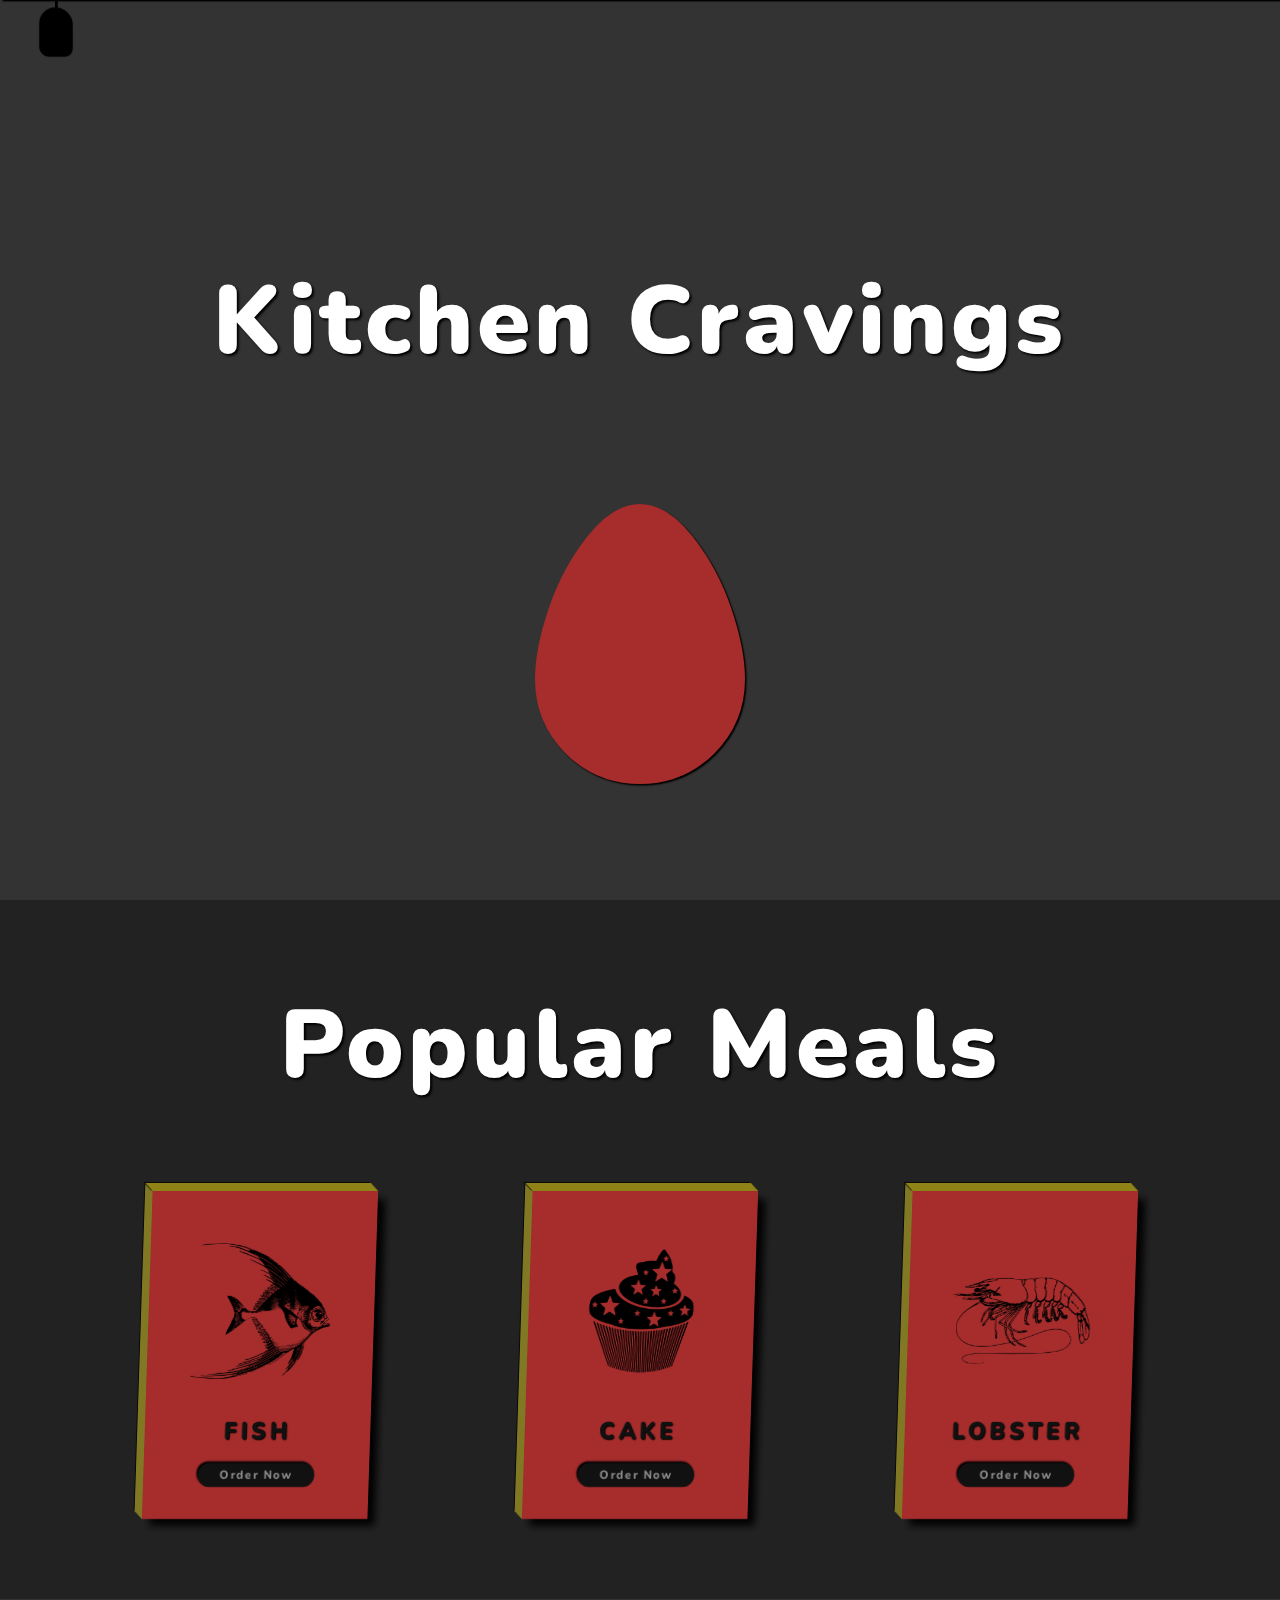
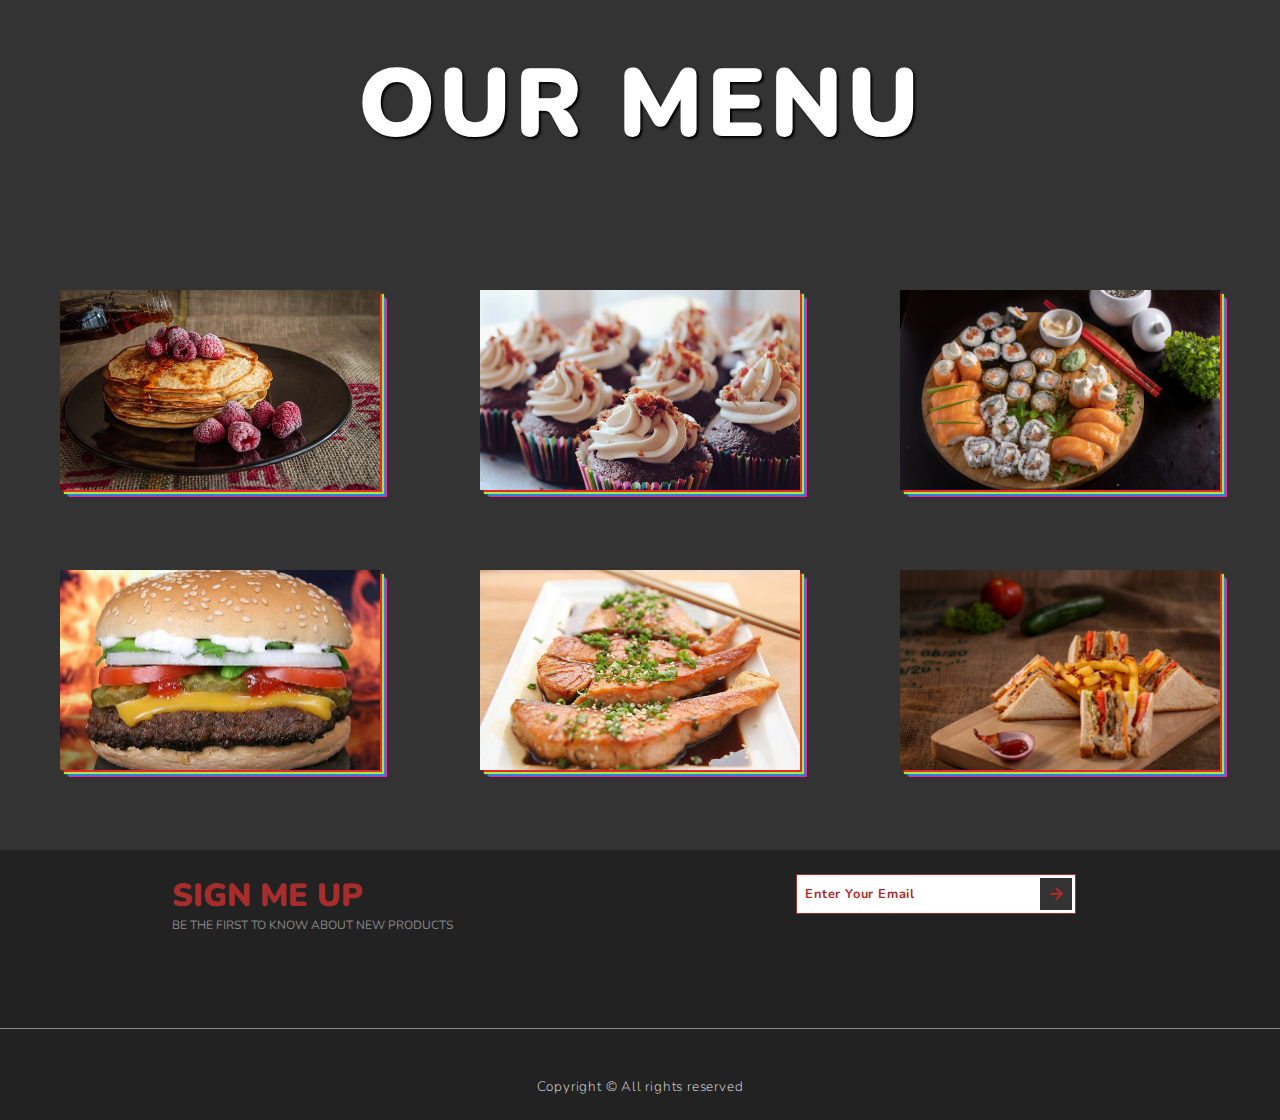
<file: index.html>
<!DOCTYPE html>
<html lang="en">
  <head>
    <meta charset="UTF-8" />
    <meta name="viewport" content="width=device-width, initial-scale=1.0" />
    <title>Home</title>
    <link rel="stylesheet" href="assets/style.css" />
    <link
      rel="stylesheet"
      href="https://cdnjs.cloudflare.com/ajax/libs/font-awesome/5.15.1/css/all.min.css"
    />
  </head>
  <body>
    <!-- Navbar  -->
    <nav class="navbar target">
      <a href="#" class="navbar-link">
        <i class="fas fa-home"></i>
        <span>Home</span>
      </a>
      <a href="meals.html" target="_blank" class="navbar-link">
        <i class="fas fa-utensils"></i>
        <span>Meals</span>
      </a>
      <a href="about.html" target="_blank" class="navbar-link">
        <i class="fas fa-address-card"></i>
        <span>About</span>
      </a>
      <a href="contact.html" target="_blank" class="navbar-link">
        <i class="fas fa-blender-phone"></i>
        <span>Contact</span>
      </a>
    </nav>
    <div class="menu target"></div>
    <!-- End of Navbar  -->

    <div class="container">
      <!-- Section 1 -->
      <section class="section-1">
        <h1 class="section-heading">Kitchen Cravings</h1>
        <div class="section-1-icons">
          <i class="change fas fa-egg"></i>
          <i class="fas fa-stroopwafel"></i>
          <i class="fas fa-cheese"></i>
          <i class="fas fa-hotdog"></i>
          <i class="fas fa-drumstick-bite"></i>
          <i class="fas fa-apple-alt"></i>
          <i class="fas fa-ice-cream"></i>
          <i class="fas fa-fish"></i>
          <i class="fas fa-cookie"></i>
        </div>
      </section>
      <!-- End Section 1 -->

      <!-- Section 2 -->
      <section class="section-2">
        <h1 class="section-heading">popular meals</h1>
        <div class="cards-container">
          <div class="card">
            <img src="assets/images/card-img-1.png" class="card-img" />
            <h3 class="card-name">Fish</h3>
            <button class="card-btn">Order now</button>
          </div>
          <div class="card">
            <img src="assets/images/card-img-2.png" class="card-img" />
            <h3 class="card-name">Cake</h3>
            <button class="card-btn">Order now</button>
          </div>
          <div class="card">
            <img src="assets/images/card-img-3.png" class="card-img" />
            <h3 class="card-name">Lobster</h3>
            <button class="card-btn">Order now</button>
          </div>
        </div>
      </section>
      <!-- End of Section 2 -->

      <!-- Section 3 -->
      <section class="section-3">
        <h1 class="section-heading">OUR MENU</h1>
        <div class="gallery">
          <a href="#" class="gallery-link" title="Order Now">
            <img src="./assets/images/gallery-img-1.jpg" class="food-img" />
            <h3 class="food-name">Pancakes</h3>
            <p class="food-description">
              A Butter Milk Pancakes Topped With Honey and With Strawberries
              which makes it more Delicious,Fluffy And Juicy At The Same Time.
            </p>
          </a>
          <a href="#" class="gallery-link" title="Order Now">
            <img src="./assets/images/gallery-img-2.jpg" class="food-img" />
            <h3 class="food-name">Cupcakes</h3>
            <p class="food-description">
              Moist cinnamon cake, dipped in cinnamon sugar, topped with our
              cinnamon sugar cream cheese icing and a piece of churro on top
            </p>
          </a>
          <a href="#" class="gallery-link" title="Order Now">
            <img src="./assets/images/sushi.jpg" class="food-img" />
            <h3 class="food-name">Sushi</h3>
            <p class="food-description">
              We want to break the misconception surrounding sushi and revamp it
              as a go-to healthy food alternate; that is rich in omega 5
            </p>
          </a>
          <a href="#" class="gallery-link" title="Order Now">
            <img src="./assets/images/gallery-img-4.jpg" class="food-img" />
            <h3 class="food-name">Hamburger</h3>
            <p class="food-description">
              Tasty, delicious, craving more on the first bite.” to “Juicy,
              mouthwatering, tasty, and everything you’d ever want to savor.
            </p>
          </a>
          <a href="#" class="gallery-link" title="Order Now">
            <img src="./assets/images/gallery-img-5.jpg" class="food-img" />
            <h3 class="food-name">Salmon</h3>
            <p class="food-description">
              “This meal is a taste explosion! It’s now one our favorites and is
              also being added to our “company-worthy” recipe file of meals to
              make for guests.”
            </p>
          </a>
          <a href="#" class="gallery-link" title="Order Now">
            <img src="./assets/images/gallery-img-6.jpg" class="food-img" />
            <h3 class="food-name">Club Sandwiches</h3>
            <p class="food-description">
              a sandwich of toasted bread, sliced cooked turkey, ham or fried
              bacon, lettuce, tomato, and mayonnaise.
            </p>
          </a>
        </div>
      </section>
      <!-- End of Section 3 -->

      <!-- Section 4 -->
      <section class="section-4">
        <div class="section-4-text">
          <h2 class="section-4-heading">Sign Me Up</h2>
          <p class="section-4-paragraph">
            BE THE FIRST TO KNOW ABOUT NEW PRODUCTS
          </p>
        </div>
        <form class="signup-form">
          <input
            type="email"
            class="signup-form-input"
            placeholder="Enter Your Email"
          />
          <button type="submit" class="signup-form-btn">
            <i class="fas fa-arrow-right"></i>
          </button>
        </form>
        <p class="copyright">Copyright &copy; All rights reserved</p>
      </section>
      <!-- End of Section 4 -->
    </div>
    <script src="assets/script.js"></script>
  </body>
</html>
</file>
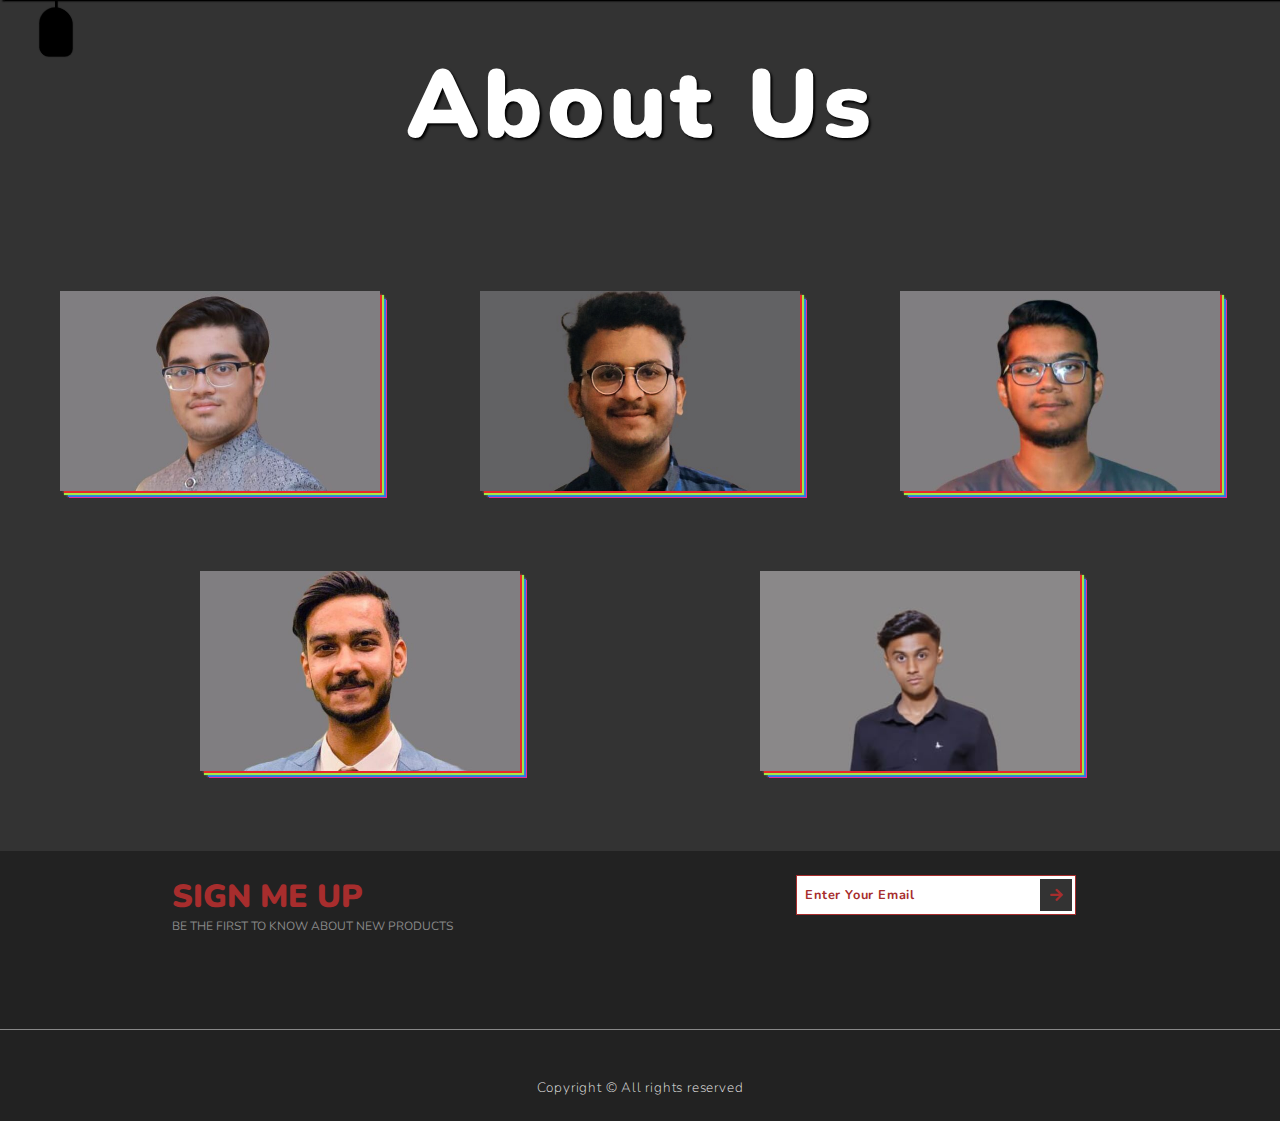
<file: about.html>
<!DOCTYPE html>
<html lang="en">
  <head>
    <meta charset="UTF-8" />
    <meta name="viewport" content="width=device-width, initial-scale=1.0" />
    <title>About Us</title>
    <link rel="stylesheet" href="assets/style.css" />
    <link
      rel="stylesheet"
      href="https://cdnjs.cloudflare.com/ajax/libs/font-awesome/5.15.1/css/all.min.css"
    />
  </head>
  <body>
    <!-- Navbar  -->
    <nav class="navbar target">
      <a href="index.html" target="_blank" class="navbar-link">
        <i class="fas fa-home"></i>
        <span>Home</span>
      </a>
      <a href="meals.html" target="_blank" class="navbar-link">
        <i class="fas fa-utensils"></i>
        <span>Meals</span>
      </a>
      <a href="#" target="_blank" class="navbar-link">
        <i class="fas fa-address-card"></i>
        <span>About</span>
      </a>
      <a href="contact.html" target="_blank" class="navbar-link">
        <i class="fas fa-blender-phone"></i>
        <span>Contact</span>
      </a>
    </nav>
    <div class="menu target"></div>
    <!-- End of Navbar  -->

    <div class="container">
      <!-- Section 3 -->
      <section class="section-3">
        <h1 class="section-heading">About Us</h1>
        <div class="gallery">
          <a href="#" class="gallery-link" title="Chef">
            <img src="./assets/images/absar.jpeg" class="food-img" />
            <h3 class="food-name">Absar Siddique</h3>
            <p class="food-description">
              As a fast food chef i am responsible for preparing and cooking
              food in a fast-paced environment.
            </p>
          </a>
          <a href="#" class="gallery-link" title="Founder">
            <img src="./assets/images/hassan raza.jpg" class="food-img" />
            <h3 class="food-name">Hassan Raza</h3>
            <p class="food-description">
              As a founder of a food restaurant iam responsible including
              developing the concept, menu, and overall direction of the
              restaurant
            </p>
          </a>
          <a href="#" class="gallery-link" title="Chef">
            <img src="./assets/images/murtuza.jpeg" class="food-img" />
            <h3 class="food-name">Syed Murtaza Ali</h3>
            <p class="food-description">
              As a seafood chef iam specialized in preparing and cooking a
              variety of dishes using fish and other seafood as the main
              ingredient
            </p>
          </a>
          <a href="#" class="gallery-link" title="Head Chef">
            <img src="./assets/images/zuhaib.jpeg" class="food-img" />
            <h3 class="food-name">Muhammad zuhaib</h3>
            <p class="food-description">
              As a head chef, or head cook, at a food restaurant, I am
              responsible for the overall culinary operation of the kitchen,
              including menu development
            </p>
          </a>
          <a href="#" class="gallery-link" title="Manager">
            <img src="./assets/images/sumair.jpeg" class="food-img" />
            <h3 class="food-name">Sumair Ali</h3>
            <p class="food-description">
              As a manager at a food restaurant, iam responsible for the
              overall operation and success of the restaurant. This includes,
            managing staff etc.
            </p>
          </a>
        </div>
      </section>
      <!-- End of Section 3 -->

      <!-- Section 4 -->
      <section class="section-4">
        <div class="section-4-text">
          <h2 class="section-4-heading">Sign Me Up</h2>
          <p class="section-4-paragraph">
            BE THE FIRST TO KNOW ABOUT NEW PRODUCTS
          </p>
        </div>
        <form class="signup-form">
          <input
            type="email"
            class="signup-form-input"
            placeholder="Enter Your Email"
          />
          <button type="submit" class="signup-form-btn">
            <i class="fas fa-arrow-right"></i>
          </button>
        </form>
        <p class="copyright">Copyright &copy; All rights reserved</p>
      </section>
      <!-- End of Section 4 -->
    </div>
    <script src="assets/script.js"></script>
  </body>
</html>
</file>
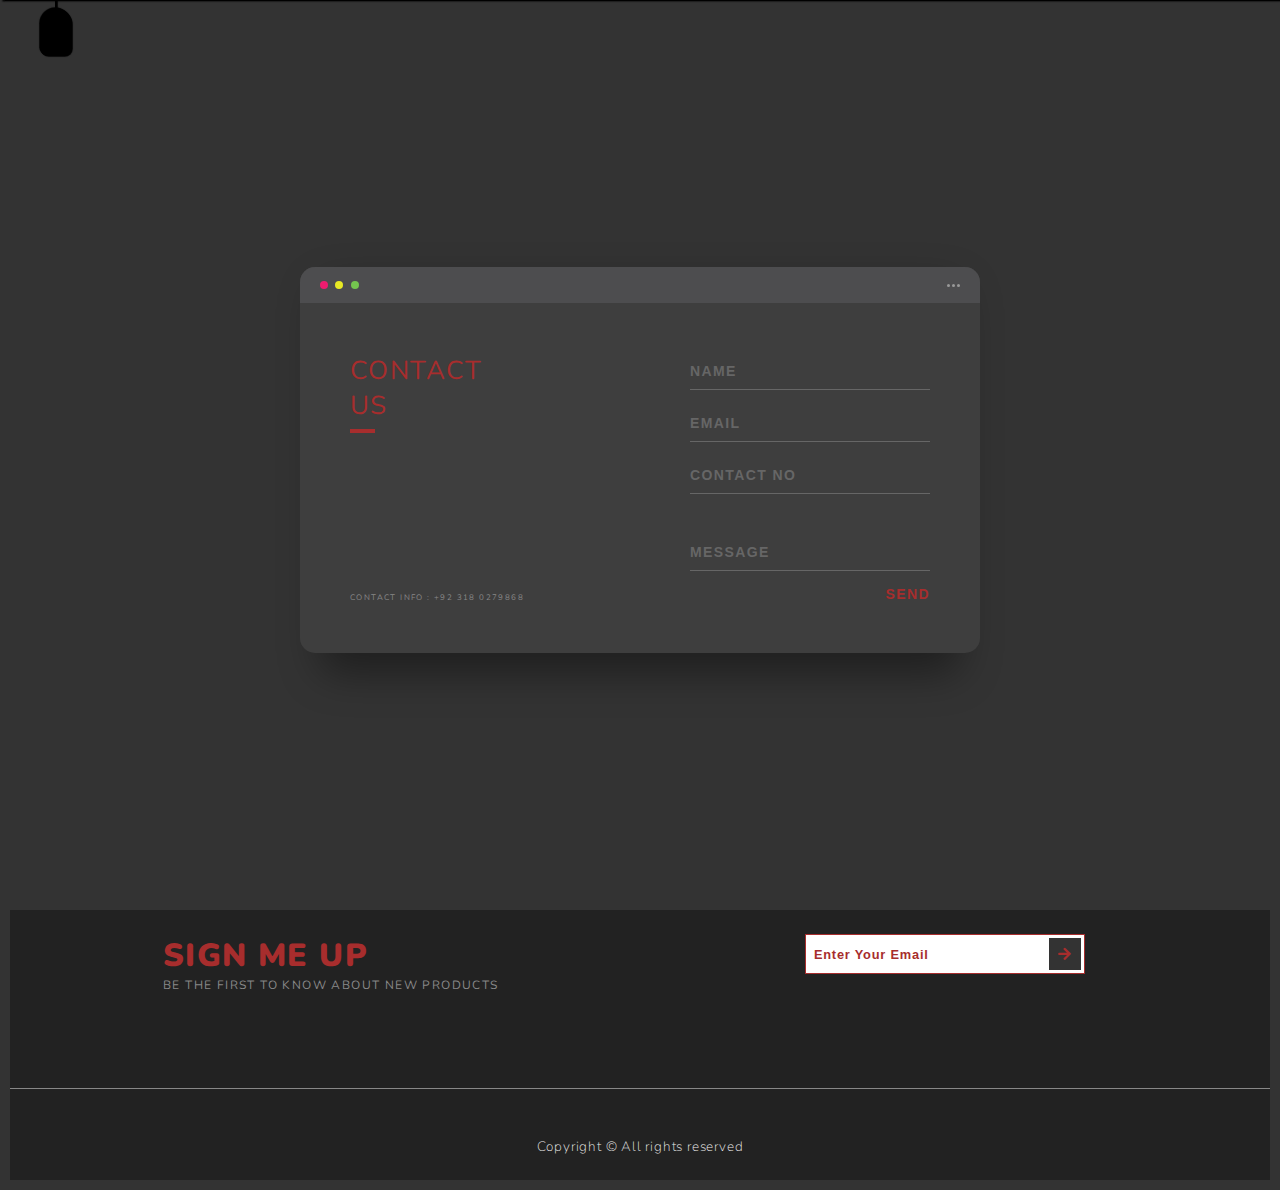
<file: contact.html>
<!DOCTYPE html>
<html lang="en">
<head>
    <meta charset="UTF-8">
    <meta name="viewport" content="width=device-width, initial-scale=1.0">
    <title>Contact Us</title>
    <link rel="stylesheet" href="assets/contact.css">
    <link rel="stylesheet" href="assets/style.css">
    <link rel="stylesheet" href="https://cdnjs.cloudflare.com/ajax/libs/font-awesome/5.15.1/css/all.min.css">
</head>
<body>

    <!-- Navbar  -->
    <nav class="navbar target">
        <a href="index.html" target="_blank" class="navbar-link">
            <i class="fas fa-home"></i>
            <span>Home</span>
        </a>
        <a href="meals.html" target="_blank" class="navbar-link">
            <i class="fas fa-utensils"></i>
            <span>Meals</span>
        </a>
        <a href="about.html" target="_blank" class="navbar-link">
            <i class="fas fa-address-card"></i>
            <span>About</span>
        </a>
        <a href="#" target="_blank" class="navbar-link">
            <i class="fas fa-blender-phone"></i>
            <span>Contact</span>
        </a>
    </nav>
    <div class="menu target"></div>
    <!-- End of Navbar  -->

    <div class="container">
        

        <div class="background">
            <div class="container">
              <div class="screen">
                <div class="screen-header">
                  <div class="screen-header-left">
                    <div class="screen-header-button close"></div>
                    <div class="screen-header-button maximize"></div>
                    <div class="screen-header-button minimize"></div>
                  </div>
                  <div class="screen-header-right">
                    <div class="screen-header-ellipsis"></div>
                    <div class="screen-header-ellipsis"></div>
                    <div class="screen-header-ellipsis"></div>
                  </div>
                </div>
                <div class="screen-body">
                  <div class="screen-body-item left">
                    <div class="app-title">
                      <span>CONTACT</span>
                      <span>US</span>
                    </div>
                    <div class="app-contact">CONTACT INFO : +92 318 0279868</div>
                  </div>
                  <div class="screen-body-item">
                    <div class="app-form">
                      <div class="app-form-group">
                        <input class="app-form-control" placeholder="NAME" value="">
                      </div>
                      <div class="app-form-group">
                        <input class="app-form-control" placeholder="EMAIL">
                      </div>
                      <div class="app-form-group">
                        <input class="app-form-control" placeholder="CONTACT NO">
                      </div>
                      <div class="app-form-group message">
                        <input class="app-form-control" placeholder="MESSAGE">
                      </div>
                      <div class="app-form-group buttons">
                        <button class="app-form-button">SEND</button>
                      </div>
                    </div>
                  </div>
                </div>
              </div>
          
            </div>
          </div>

        <!-- Section 4 -->
        <section class="section-4">
            <div class="section-4-text">
                <h2 class="section-4-heading">Sign Me Up</h2>
                <p class="section-4-paragraph">
                    BE THE FIRST TO KNOW ABOUT NEW PRODUCTS
                </p>
            </div>
            <form class="signup-form ">
                <input
                    type="email"
                    class="signup-form-input"
                    placeholder="Enter Your Email"
                />
                <button type="submit" class="signup-form-btn">
                    <i class="fas fa-arrow-right"></i>
                </button>
            </form>
            <p class="copyright">Copyright &copy; All rights reserved</p>
            
        </section>
        <!-- End of Section 4 -->
        </div>
        <script src="assets/script.js"></script>
</body>
</html>
</file>
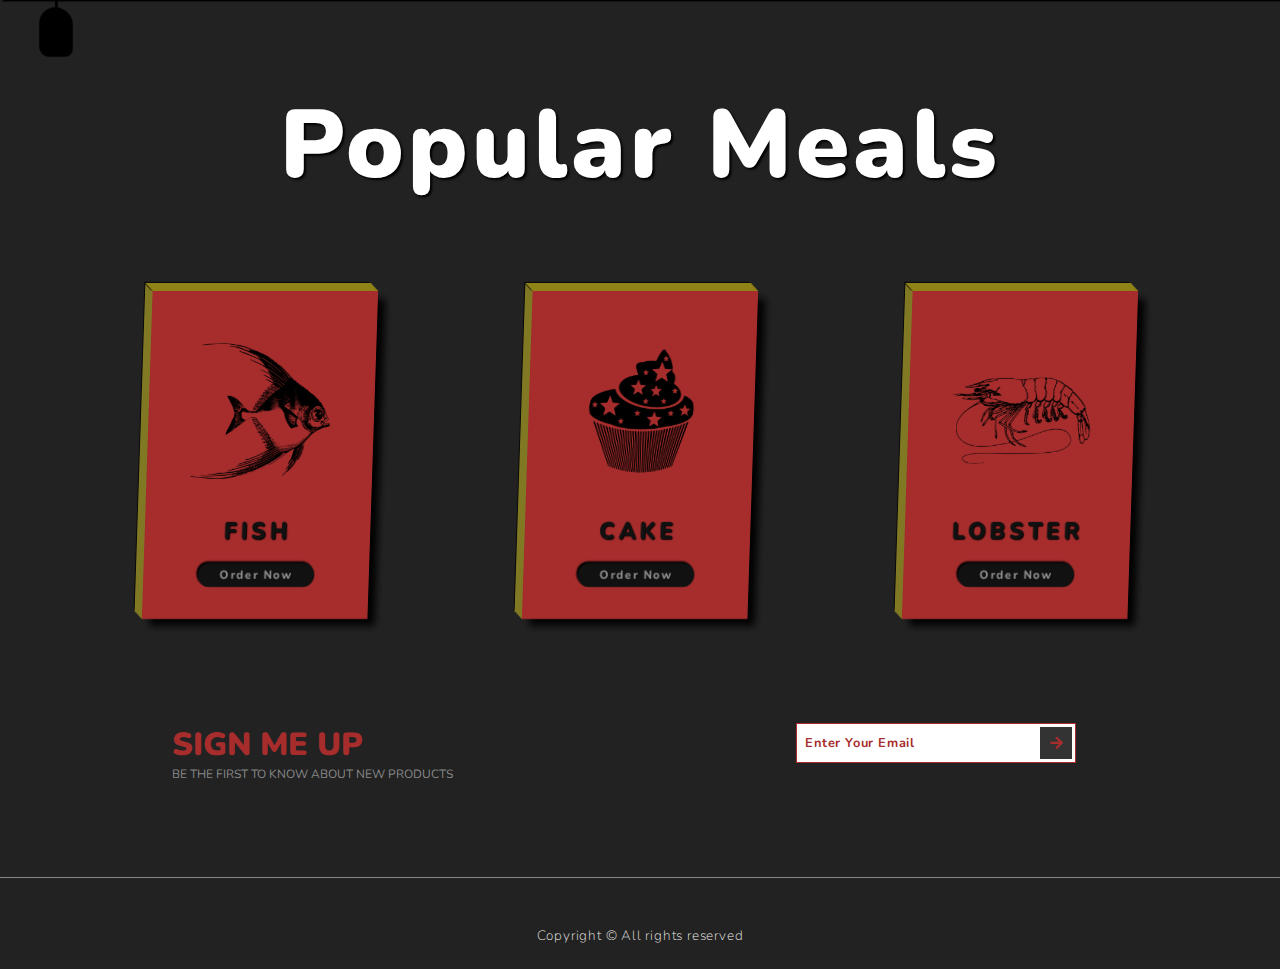
<file: meals.html>
<!DOCTYPE html>
<html lang="en">
  <head>
    <meta charset="UTF-8" />
    <meta name="viewport" content="width=device-width, initial-scale=1.0" />
    <title>Meals</title>
    <link rel="stylesheet" href="assets/style.css" />
    <link
      rel="stylesheet"
      href="https://cdnjs.cloudflare.com/ajax/libs/font-awesome/5.15.1/css/all.min.css"
    />
  </head>
  <body>
    <!-- Navbar  -->
    <nav class="navbar target">
      <a href="index.html" target="_blank" class="navbar-link">
        <i class="fas fa-home"></i>
        <span>Home</span>
      </a>
      <a href="#" target="_blank" class="navbar-link">
        <i class="fas fa-utensils"></i>
        <span>Meals</span>
      </a>
      <a href="about.html" target="_blank" class="navbar-link">
        <i class="fas fa-address-card"></i>
        <span>About</span>
      </a>
      <a href="contact.html" target="_blank" class="navbar-link">
        <i class="fas fa-blender-phone"></i>
        <span>Contact</span>
      </a>
    </nav>
    <div class="menu target"></div>
    <!-- End of Navbar  -->

    <div class="container">
      <!-- Section 2 -->
      <section class="section-2">
        <h1 class="section-heading">popular meals</h1>
        <div class="cards-container">
          <div class="card">
            <img src="assets/images/card-img-1.png" class="card-img" />
            <h3 class="card-name">Fish</h3>
            <button class="card-btn">Order now</button>
          </div>
          <div class="card">
            <img src="assets/images/card-img-2.png" class="card-img" />
            <h3 class="card-name">Cake</h3>
            <button class="card-btn">Order now</button>
          </div>
          <div class="card">
            <img src="assets/images/card-img-3.png" class="card-img" />
            <h3 class="card-name">Lobster</h3>
            <button class="card-btn">Order now</button>
          </div>
        </div>
      </section>
      <!-- End of Section 2 -->

      <!-- Section 4 -->
      <section class="section-4">
        <div class="section-4-text">
          <h2 class="section-4-heading">Sign Me Up</h2>
          <p class="section-4-paragraph">
            BE THE FIRST TO KNOW ABOUT NEW PRODUCTS
          </p>
        </div>
        <form class="signup-form">
          <input
            type="email"
            class="signup-form-input"
            placeholder="Enter Your Email"
          />
          <button type="submit" class="signup-form-btn">
            <i class="fas fa-arrow-right"></i>
          </button>
        </form>
        <p class="copyright">Copyright &copy; All rights reserved</p>
      </section>
      <!-- End of Section 4 -->
    </div>
    <script src="assets/script.js"></script>
  </body>
</html>
</file>
<file: assets/style.css>
@import url("https://fonts.googleapis.com/css2?family=Nunito:wght@200;300;400;600;700;800;900&display=swap");
/* Common styles */
* {
  margin: 0;
  padding: 0;
  box-sizing: border-box;
  text-decoration: none;
  outline: none;
  font-family: "Nunito", sans-serif;
  font-weight: 400;
}

html {
  font-size: 62.5%;
}

.section-heading {
  font-size: 12rem;
  font-weight: 900;
  color: #fff;
  text-align: center;
  text-transform: capitalize;
  letter-spacing: 0.5rem;
  text-shadow: 0.3rem 0.3rem 0.3rem #000;
}
/* End of Common Styles */

/* Navbar */
.navbar {
  width: 100%;
  height: 14rem;
  background-color: #000;
  position: fixed;
  top: -14rem;
  z-index: 150;
  display: flex;
  justify-content: center;
  align-items: center;
  box-shadow: 0.2rem 0.2rem 0.2rem #000;
  /* text-align: center; */
  transition: top 0.4s;
}

.navbar.change {
  top: 0;
  transition: top 0.4s 0.2s;
}

.navbar-link {
  color: #aaa;
  margin: 0 4rem;
  display: flex;
  flex-direction: column;
  justify-content: center;
  align-items: center;
  /* position: relative; */
  opacity: 0;
  transition: color 0.3, opacity, 2s;
}

.change .navbar-link {
  opacity: 1;
}

.change .navbar-link:nth-child(1) {
  transition: opacity 0.4s 0.5s, color 0.3s;
}

.change .navbar-link:nth-child(2) {
  transition: opacity 0.4s 0.6s, color 0.3s;
}

.change .navbar-link:nth-child(3) {
  transition: opacity 0.4s 0.7s, color 0.3s;
}

.change .navbar-link:nth-child(4) {
  transition: opacity 0.4s 0.8s, color 0.3s;
}

.change .navbar-link:nth-child(5) {
  transition: opacity 0.4s 0.9s, color 0.3s;
}

.navbar-link:hover {
  color: #fff;
}

.navbar-link i {
  font-size: 7rem;
}

.navbar-link span {
  font-size: 2.5rem;
  font-weight: 900;
  letter-spacing: 0.5rem;
  margin-top: 0.5rem;
}

.menu {
  width: 4rem;
  height: 6rem;
  background-color: #000;
  position: fixed;
  top: 1rem;
  left: 5rem;
  border-radius: 30rem 30rem 15rem 15rem;
  box-shadow: 0.1rem 0.1rem 0.1rem #000, -0.1rem -0.1rem 0.1rem #000;
  cursor: pointer;
  z-index: 100;
  transition: top 0.4s 0.2s;
}

.menu.change {
  top: 15rem;
  transition: top 0.4s;
}

.menu::before {
  content: "";
  width: 0.3rem;
  height: 15rem;
  background-color: #000;
  position: absolute;
  top: -15rem;
  left: calc(50% - 0.15rem);
  box-shadow: 0.1rem 0rem 0.1rem #000;
  /* transition: all 0.4s; */
}

/* End of Navbar */

/* Section 1 */
.section-1 {
  width: 100%;
  height: 100vh;
  background-color: #333;
  display: flex;
  flex-direction: column;
  align-items: center;
  justify-content: space-evenly;
}

.section-1-icons i {
  font-size: 35rem;
  color: #a72d2d;
  position: absolute;
  transform: translate(-50%, -50%) scale(0);
  text-shadow: 0.2rem 0.2rem 0.2rem #000;
  transition: transform 0.3s;
}

.section-1-icons i.change {
  transform: translate(-50%, -50%) scale(1);
  transition: transform 0.3s 0.3s;
}
/* End of Section 1 */

/* Section 2 */
.section-2 {
  width: 100%;
  height: 100vh;
  background-color: #222;
  display: flex;
  flex-direction: column;
  justify-content: space-between;
  padding: 10rem 0;
}

.cards-container {
  display: flex;
  justify-content: space-evenly;
  /* padding: 0 5%; */
}

.card-wrapper {
  perspective: 1000rem;
}

.card {
  width: 30rem;
  background-color: #a72d2d;
  padding: 4rem;
  display: flex;
  flex-direction: column;
  justify-content: space-between;
  align-items: center;
  box-shadow: 1rem 1rem 1rem #000;
  position: relative;
  transform: rotateY(20deg) skewX(-2deg);
  transition: transform 0.5s, box-shadow 0.5s;
}

.card:hover {
  transform: rotateY(20deg) skewX(-2deg) translateY(-3rem);
  box-shadow: 2rem 2rem 2rem #000;
}

.card::before {
  content: "";
  height: 100%;
  width: 1rem;
  background-color: #817824;
  position: absolute;
  top: 0;
  left: -1rem;
  transform: skewY(45deg);
  transform-origin: right;
  box-shadow: -0.1rem -0.1rem 0.1rem #000;
}

.card::after {
  content: "";
  width: 100%;
  height: 1rem;
  background-color: #8f8317;
  position: absolute;
  top: -1rem;
  left: 0;
  transform: skewX(45deg);
  transform-origin: bottom;
  box-shadow: -0.1rem -0.1rem 0.1rem #000;
}

.card-img {
  width: 100%;
}

.card-name {
  font-size: 3rem;
  font-weight: 900;
  text-transform: uppercase;
  letter-spacing: 0.5rem;
  color: #111;
  margin: 2rem 0;
  text-shadow: 0.15rem 0.15rem 0.15rem #000;
}

.card-btn {
  width: 70%;
  background-color: #111;
  color: #888;
  border-radius: 5rem;
  font-size: 1.5rem;
  font-weight: 800;
  letter-spacing: 0.2rem;
  text-transform: capitalize;
  border: none;
  padding: 0.5rem 0;
  cursor: pointer;
  box-shadow: -0.2rem -0.2rem 0.2rem #000;
}
/* End of Section 2 */

/* Section 3 */
.section-3 {
  background-color: #333;
  padding: 5rem 0;
}

.gallery {
  display: flex;
  flex-wrap: wrap;
  align-items: center;
  justify-content: space-evenly;
  margin-top: 10rem;
}

.gallery-link {
  position: relative;
  margin: 4rem 1rem;
}

.gallery-link::before {
  content: "";
  position: absolute;
  top: 2vw;
  left: 80%;
  width: 0.2rem;
  height: 0;
  background-color: #fff;
  z-index: 10;
  transition: height 0.5s;
}

.gallery-link::after {
  content: "";
  position: absolute;
  top: 30%;
  left: 2rem;
  width: 0;
  height: 0.2rem;
  background-color: #fff;
  transition: width 0.5s;
}

.gallery-link:hover::before {
  height: 80%;
}

.gallery-link:hover::after {
  width: 90%;
}

.food-img {
  width: 24vw;
  height: 15vw;
  object-fit: cover;
  box-shadow: 0.3rem 0.3rem 0.1rem #e92929, 0.5rem 0.5rem 0.1rem #a2e946,
    0.7rem 0.7rem 0.1rem #297ce9, 0.9rem 0.9rem 0.1rem #e92999;
  transition: all 0.5s;
}

.gallery-link:hover .food-img {
  box-shadow: 1rem 1rem 0.1rem #e92929, 2rem 2rem 0.1rem #a2e946,
    3rem 3rem 0.1rem #297ce9, 4rem 4rem 0.1rem #e92999;
  transform: scale(1.1);
  filter: blur(0.5rem);
  opacity: 0.5;
}

.food-name {
  position: absolute;
  top: 3rem;
  left: 3rem;
  font-size: 2rem;
  font-weight: 700;
  text-transform: uppercase;
  letter-spacing: 0.1rem;
  color: #fff;
  width: 0;
  overflow: hidden;
  transition: width 0.3s;
}

.gallery-link:hover .food-name {
  width: 100%;
  transition: width 1.5s 0.5s;
}

.food-description {
  position: absolute;
  bottom: 3vw;
  left: 2rem;
  width: 70%;
  font-size: 1.5rem;
  font-weight: 300;
  letter-spacing: 0.1rem;
  text-transform: uppercase;
  color: #fff;
  opacity: 0;
  visibility: hidden;
  transition: opacity 0.3s;
}

.gallery-link:hover .food-description {
  opacity: 1;
  visibility: visible;
  transition: opacity 1s 1s;
}
/* End of Section 3 */

/* Section 4 */

.section-4 {
  width: 100%;
  height: 30vh;
  background-color: #222;
  display: flex;
  justify-content: space-around;
  padding: 3rem 0;
  position: relative;
  align-items: flex-start;
}

.section-4-text {
  text-transform: uppercase;
}

.section-4-heading {
  font-size: 4rem;
  font-weight: 900;
  color: #a72d2d;
}

.section-4-paragraph {
  font-size: 1.5rem;
  color: #888;
}

.signup-form {
  /* position: relative; */
  display: flex;
  align-items: center;
}

.signup-form-input {
  width: 35rem;
  height: 5rem;
  padding: 1rem;
  border: 0.2rem solid #a72d2d;
  font-size: 1.6rem;
  font-weight: 700;
  letter-spacing: 0.1rem;
  color: #a72d2d;
}

.signup-form-input::placeholder {
  color: #a72d2d;
}

.signup-form-btn {
  position: relative;
  left: -4.5rem;
  width: 4rem;
  height: 4rem;
  background-color: #333;
  color: #a72d2d;
  border: none;
  font-size: 1.8rem;
  cursor: pointer;
}

.copyright {
  position: absolute;
  bottom: 3rem;
  font-size: 1.7rem;
  font-weight: 200;
  color: #eee;
  letter-spacing: 0.1rem;
  border-top: 0.1rem solid #888;
  padding-top: 6rem;
  width: 100%;
  text-align: center;
}
/* End of Section 4 */

/* Responsive */
@media (max-width: 1400px) {
  html {
    font-size: 50%;
  }

  .section-2 {
    height: auto;
  }

  .cards-container {
    margin-top: 10rem;
  }

  .gallery-link {
    width: 40rem;
    height: 25rem;
    margin: 5rem;
  }

  .food-img {
    width: 100%;
    height: 100%;
  }
}

@media (max-width: 1000px) {
  .section-heading {
    font-size: 9rem;
    margin: 0 5rem;
  }

  .section-1-icons i {
    font-size: 25rem;
  }

  .cards-container {
    flex-wrap: wrap;
  }

  .card {
    margin: 5rem;
  }

  .section-4 {
    height: 30rem;
  }
}

@media (max-width: 900px) {
  .navbar-link {
    margin: 2rem;
  }

  .navbar-link i {
    font-size: 4rem;
  }

  .navbar-link span {
    font-size: 2rem;
  }
}

@media (max-width: 700px) {
  .section-heading {
    font-size: 7rem;
    margin: 0 10rem;
  }

  .section-1-icons i {
    font-size: 20rem;
  }

  .menu {
    left: 2rem;
  }

  .section-4 {
    height: 40rem;
    flex-direction: column;
    justify-content: flex-start;
    align-items: center;
  }

  .section-4-text {
    margin-bottom: 8rem;
  }
}

@media (max-width: 550px) {
  html {
    font-size: 40%;
  }

  .navbar-link {
    margin: 0 0.7rem;
  }
}
/* End of Responsive */
</file>
<file: assets/contact.css>
*, *:before, *:after {
    box-sizing: border-box;
    -webkit-font-smoothing: antialiased;
    -moz-osx-font-smoothing: grayscale;
  }
  
  body {
    background: linear-gradient(to right, #333 0%, #333 100%);
    font-size: 12px;
  }
  
  body, button, input {
    font-family: 'Montserrat', sans-serif;
    font-weight: 700;
    letter-spacing: 1.4px;
  }
  
  .background {
    display: flex;
    min-height: 100vh;
  }
  
  .container {
    flex: 0 1 700px;
    margin: auto;
    padding: 10px;
  }
  
  .screen {
    position: relative;
    background: #3e3e3e;
    border-radius: 15px;
  }
  
  .screen:after {
    content: '';
    display: block;
    position: absolute;
    top: 0;
    left: 20px;
    right: 20px;
    bottom: 0;
    border-radius: 15px;
    box-shadow: 0 20px 40px rgba(0, 0, 0, .4);
    z-index: -1;
  }
  
  .screen-header {
    display: flex;
    align-items: center;
    padding: 10px 20px;
    background: #4d4d4f;
    border-top-left-radius: 15px;
    border-top-right-radius: 15px;
  }
  
  .screen-header-left {
    margin-right: auto;
  }
  
  .screen-header-button {
    display: inline-block;
    width: 8px;
    height: 8px;
    margin-right: 3px;
    border-radius: 8px;
    background: white;
  }
  
  .screen-header-button.close {
    background: #ed1c6f;
  }
  
  .screen-header-button.maximize {
    background: #e8e925;
  }
  
  .screen-header-button.minimize {
    background: #74c54f;
  }
  
  .screen-header-right {
    display: flex;
  }
  
  .screen-header-ellipsis {
    width: 3px;
    height: 3px;
    margin-left: 2px;
    border-radius: 8px;
    background: #999;
  }
  
  .screen-body {
    display: flex;
  }
  
  .screen-body-item {
    flex: 1;
    padding: 50px;
  }
  
  .screen-body-item.left {
    display: flex;
    flex-direction: column;
  }
  
  .app-title {
    display: flex;
    flex-direction: column;
    position: relative;
    color: #a72d2d;
    font-size: 26px;
  }
  
  .app-title:after {
    content: '';
    display: block;
    position: absolute;
    left: 0;
    bottom: -10px;
    width: 25px;
    height: 4px;
    background: #a72d2d;
  }
  
  .app-contact {
    margin-top: auto;
    font-size: 8px;
    color: #888;
  }
  
  .app-form-group {
    margin-bottom: 15px;
  }
  
  .app-form-group.message {
    margin-top: 40px;
  }
  
  .app-form-group.buttons {
    margin-bottom: 0;
    text-align: right;
  }
  
  .app-form-control {
    width: 100%;
    padding: 10px 0;
    background: none;
    border: none;
    border-bottom: 1px solid #666;
    color: #ddd;
    font-size: 14px;
    text-transform: uppercase;
    outline: none;
    transition: border-color .2s;
  }
  
  .app-form-control::placeholder {
    color: #666;
  }
  
  .app-form-control:focus {
    border-bottom-color: #ddd;
  }
  
  .app-form-button {
    background: none;
    border: none;
    color: #a72d2d;
    font-size: 14px;
    cursor: pointer;
    outline: none;
  }
  
  .app-form-button:hover {
    color: #b9134f;
  }
  
  .credits {
    display: flex;
    justify-content: center;
    align-items: center;
    margin-top: 20px;
    color: #ffa4bd;
    font-family: 'Roboto Condensed', sans-serif;
    font-size: 16px;
    font-weight: normal;
  }
  
  .credits-link {
    display: flex;
    align-items: center;
    color: #fff;
    font-weight: bold;
    text-decoration: none;
  }
  
  .dribbble {
    width: 20px;
    height: 20px;
    margin: 0 5px;
  }
  
  @media screen and (max-width: 520px) {
    .screen-body {
      flex-direction: column;
    }
  
    .screen-body-item.left {
      margin-bottom: 30px;
    }
  
    .app-title {
      flex-direction: row;
    }
  
    .app-title span {
      margin-right: 12px;
    }
  
    .app-title:after {
      display: none;
    }
  }
  
  @media screen and (max-width: 600px) {
    .screen-body {
      padding: 40px;
    }
  
    .screen-body-item {
      padding: 0;
    }
  }
</file>
